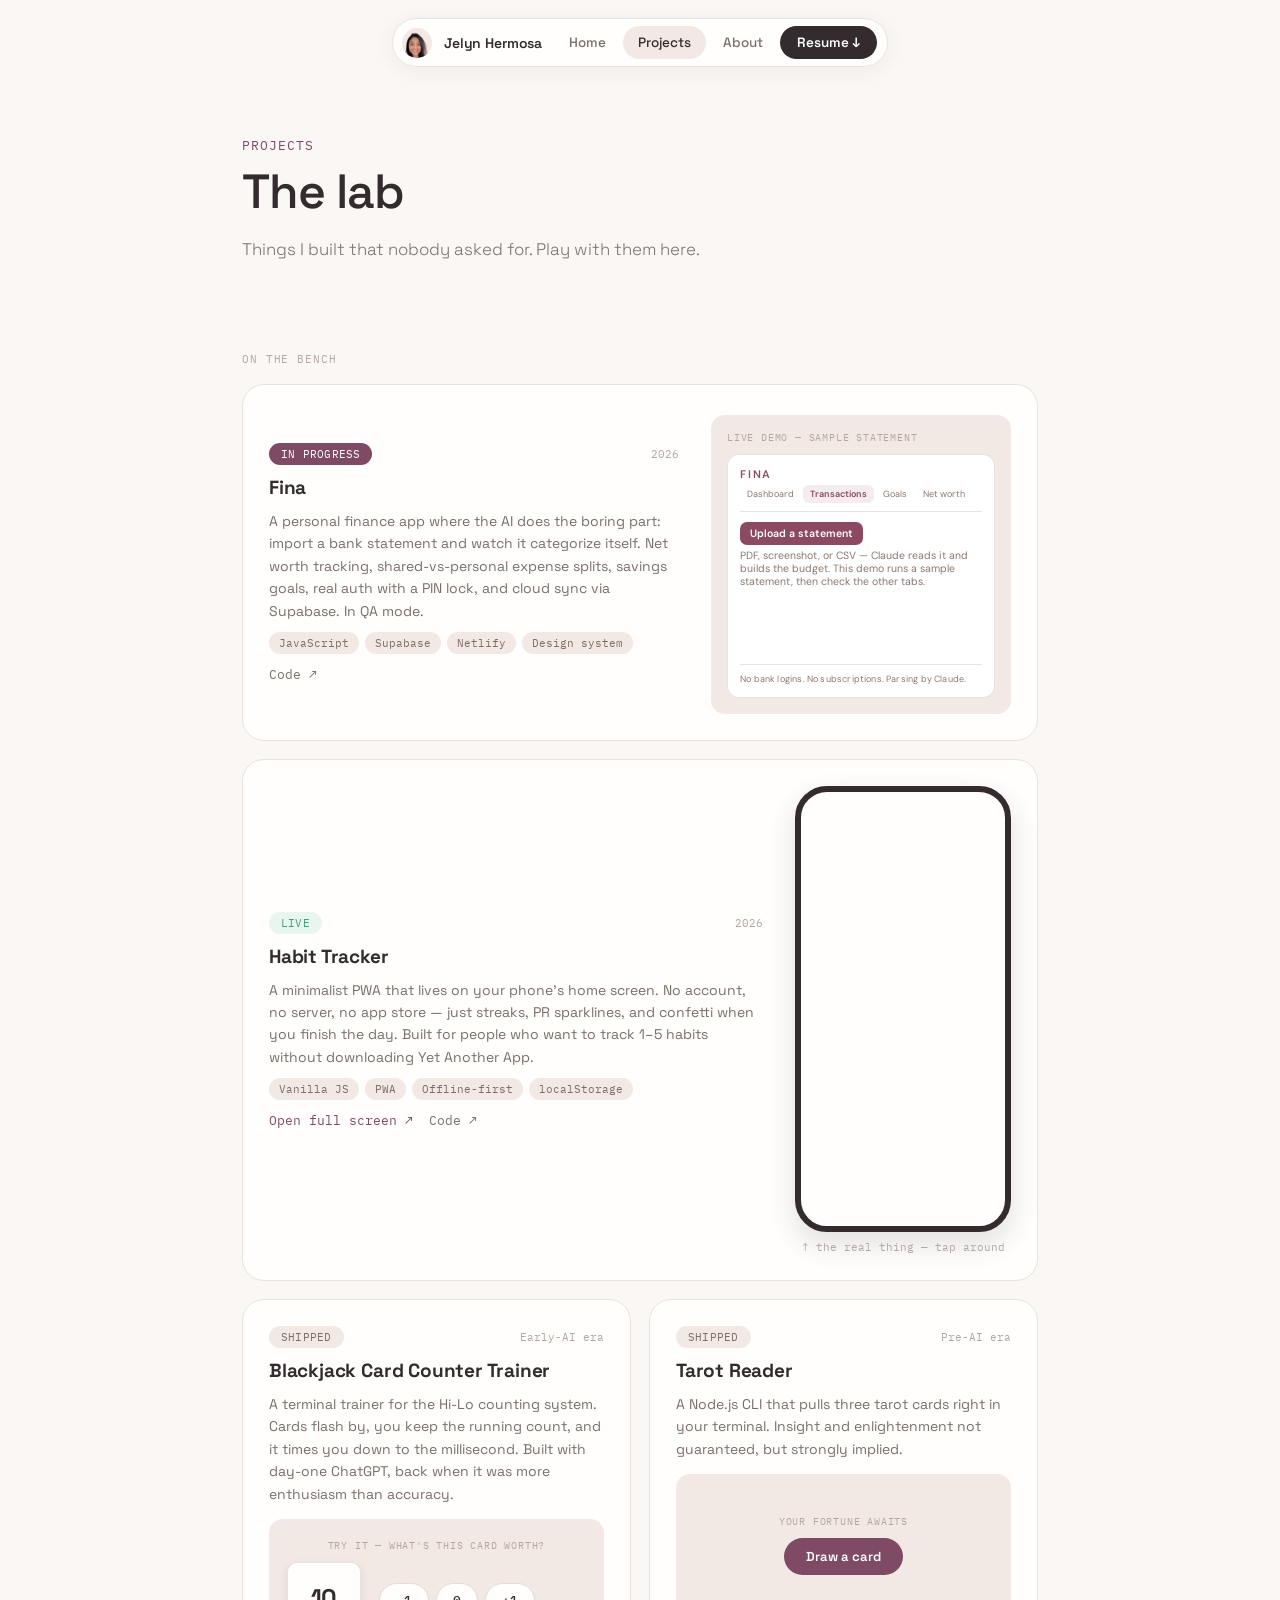
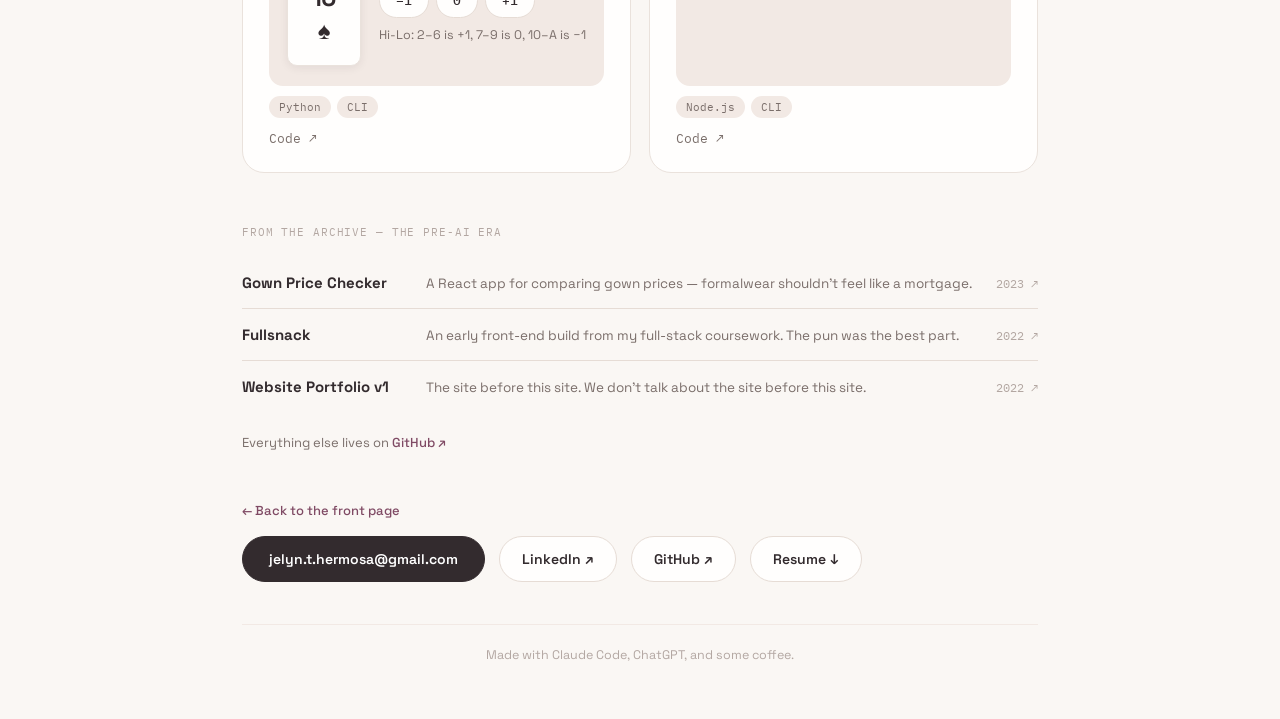
<file: projects.html>
<!DOCTYPE html>
<html lang="en">
<head>
  <meta charset="UTF-8" />
  <meta name="viewport" content="width=device-width, initial-scale=1.0" />
  <meta name="robots" content="noindex, nofollow" />
  <title>The Lab — Jelyn Hermosa</title>
  <link rel="preconnect" href="https://fonts.googleapis.com" />
  <link rel="preconnect" href="https://fonts.gstatic.com" crossorigin />
  <link href="https://fonts.googleapis.com/css2?family=Space+Grotesk:wght@400;500;600;700&family=IBM+Plex+Mono:wght@400;500&family=DM+Sans:wght@400;500;600&family=DM+Mono:wght@400;500&display=swap" rel="stylesheet" />
  <link rel="stylesheet" href="styles.css" />
  <style>
    .site { max-width: 860px; }
    .lab-hero { padding: 64px 0 48px; }
    .lab-hero__eyebrow {
      font-family: var(--mono); font-size: 12.5px; letter-spacing: 0.08em;
      text-transform: uppercase;
      color: var(--accent); margin-bottom: 14px;
    }
    .lab-hero__title {
      font-family: var(--font-display);
      font-size: clamp(2rem, 5.5vw, 3rem); font-weight: 550;
      letter-spacing: -0.02em; line-height: 1.05;
      color: var(--ink); margin-bottom: 18px;
    }
    .lab-hero__intro {
      font-size: clamp(0.95rem, 2.2vw, 1.05rem); font-weight: 300;
      line-height: 1.7; color: var(--gray-1); max-width: 560px;
    }
    .lab-section { padding: 40px 0 12px; }
    .lab-section__label {
      font-family: var(--mono); font-size: 11px; letter-spacing: 0.08em;
      text-transform: uppercase; color: var(--gray-2); margin-bottom: 18px;
    }
    .back-home { padding: 36px 0 8px; }
    .back-home a { font-size: 13px; font-weight: 500; color: var(--accent); text-decoration: none; }
    .back-home a:hover { text-decoration: underline; }
  </style>
</head>
<body>

  <nav class="nav">
    <div class="nav__pill">
      <img class="nav__avatar" src="nav-avatar.png" alt="" />
      <a class="nav__name" href="index.html">Jelyn Hermosa</a>
      <div class="nav__links">
        <a href="index.html">Home</a>
        <a href="projects.html" aria-current="page">Projects</a>
        <a href="index.html#about">About</a>
        <a class="nav__cta" href="resume.pdf" download="Jelyn Hermosa — Resume.pdf">Resume ↓</a>
      </div>
    </div>
  </nav>

  <div class="site">

    <header class="lab-hero">
      <p class="lab-hero__eyebrow reveal">Projects</p>
      <h1 class="lab-hero__title reveal reveal-d1">The lab</h1>
      <p class="lab-hero__intro reveal reveal-d2">Things I built that nobody asked for. Play with them here.</p>
    </header>

    <section class="lab-section reveal">
      <p class="lab-section__label">On the bench</p>
      <div class="projects">

        <div class="project-card project-card--featured">
          <div class="project-card__body">
            <div class="project-card__meta">
              <span class="project-card__status project-card__status--wip">In progress</span>
              <span class="project-card__year">2026</span>
            </div>
            <p class="project-card__name">Fina</p>
            <p class="project-card__desc">A personal finance app where the AI does the boring part: import a bank statement and watch it categorize itself. Net worth tracking, shared-vs-personal expense splits, savings goals, real auth with a PIN lock, and cloud sync via Supabase. In QA mode.</p>
            <div class="project-card__tags">
              <span class="tag">JavaScript</span>
              <span class="tag">Supabase</span>
              <span class="tag">Netlify</span>
              <span class="tag">Design system</span>
            </div>
            <div class="project-card__links">
              <a class="project-card__link project-card__link--muted" href="https://github.com/LilNoobie/fina-finance-budget-app" target="_blank" rel="noopener">Code ↗</a>
            </div>
          </div>
          <div class="fina-col">
            <div class="demo">
              <p class="demo__label">Live demo — sample statement</p>
              <div class="fina-demo" data-fina>
                    <div class="fina-demo__bar">
                      <span class="fina-demo__logo">fina</span>
                      <span class="fina-demo__tabs" data-fina-tabs>
                        <span data-pane="dash">Dashboard</span>
                        <span class="on" data-pane="txn">Transactions</span>
                        <span data-pane="goals">Goals</span>
                        <span data-pane="nw">Net worth</span>
                      </span>
                    </div>
                    <div class="fina-pane on" data-fina-pane="txn">
                      <div class="fina-demo__cta-row">
                        <button class="fina-demo__run" type="button">Upload a statement</button>
                        <span class="fina-demo__saved" data-fina-saved>✓ saved</span>
                      </div>
                      <div class="fina-demo__rows" data-fina-rows>
                        <p class="fina-demo__empty">PDF, screenshot, or CSV — Claude reads it and builds the budget. This demo runs a sample statement, then check the other tabs.</p>
                      </div>
                    </div>
                    <div class="fina-pane" data-fina-pane="dash">
                      <div class="fina-dash">
                        <div class="fina-donut-wrap">
                          <svg viewBox="0 0 42 42" aria-hidden="true">
                            <circle cx="21" cy="21" r="15.915" fill="none" stroke="#EDE8E3" stroke-width="6"/>
                            <circle cx="21" cy="21" r="15.915" fill="none" stroke="#5A8A6A" stroke-width="6" stroke-dasharray="50 50" stroke-dashoffset="25"/>
                            <circle cx="21" cy="21" r="15.915" fill="none" stroke="#4A7090" stroke-width="6" stroke-dasharray="31 69" stroke-dashoffset="-25"/>
                            <circle cx="21" cy="21" r="15.915" fill="none" stroke="#B8728A" stroke-width="6" stroke-dasharray="10 90" stroke-dashoffset="-56"/>
                            <circle cx="21" cy="21" r="15.915" fill="none" stroke="#A0784A" stroke-width="6" stroke-dasharray="9 91" stroke-dashoffset="-66"/>
                          </svg>
                          <div class="fina-donut-center"><b>$168.54</b><span>this month</span></div>
                        </div>
                        <div class="fina-dash-legend">
                          <div><i style="background:#5A8A6A"></i>Groceries<b>$84.20</b></div>
                          <div><i style="background:#4A7090"></i>Transport &amp; gas<b>$52.10</b></div>
                          <div><i style="background:#B8728A"></i>Dining out<b>$16.75</b></div>
                          <div><i style="background:#A0784A"></i>Subscriptions<b>$15.49</b></div>
                        </div>
                      </div>
                    </div>
                    <div class="fina-pane" data-fina-pane="goals">
                      <div class="fina-goal">
                        <div class="fina-goal-wrap">
                          <svg viewBox="0 0 120 76" aria-hidden="true">
                            <path d="M 8 70 A 52 52 0 0 1 112 70" fill="none" stroke="#EDE8E3" stroke-width="8" stroke-linecap="round"/>
                            <path d="M 8 70 A 52 52 0 0 1 112 70" fill="none" stroke="#5A8A6A" stroke-width="8" stroke-linecap="round" stroke-dasharray="163.4" stroke-dashoffset="47.4"/>
                          </svg>
                          <div class="fina-goal-pct">71%</div>
                        </div>
                        <div class="fina-goal-name">Vacation fund</div>
                        <div class="fina-goal-sub">Goals fill up as you save</div>
                      </div>
                    </div>
                    <div class="fina-pane" data-fina-pane="nw">
                      <div class="fina-nw">
                        <svg viewBox="0 0 240 64" preserveAspectRatio="none" aria-hidden="true">
                          <path d="M0 46 L34 42 L68 48 L102 36 L136 33 L170 24 L204 18 L236 12 L236 64 L0 64 Z" fill="rgba(184,114,138,0.15)"/>
                          <path d="M0 46 L34 42 L68 48 L102 36 L136 33 L170 24 L204 18 L236 12" fill="none" stroke="#B8728A" stroke-width="2"/>
                          <circle cx="236" cy="12" r="3" fill="#B8728A"/>
                        </svg>
                        <div class="fina-nw-cap"><span>Assets − liabilities, snapshot by snapshot</span><b>▲ trending up</b></div>
                      </div>
                    </div>
                    <p class="fina-demo__foot">No bank logins. No subscriptions. Parsing by Claude.</p>
                  </div>
            </div>
          </div>
        </div>

        <div class="project-card project-card--featured">
          <div class="project-card__body">
            <div class="project-card__meta">
              <span class="project-card__status project-card__status--live">Live</span>
              <span class="project-card__year">2026</span>
            </div>
            <p class="project-card__name">Habit Tracker</p>
            <p class="project-card__desc">A minimalist PWA that lives on your phone's home screen. No account, no server, no app store — just streaks, PR sparklines, and confetti when you finish the day. Built for people who want to track 1–5 habits without downloading Yet Another App.</p>
            <div class="project-card__tags">
              <span class="tag">Vanilla JS</span>
              <span class="tag">PWA</span>
              <span class="tag">Offline-first</span>
              <span class="tag">localStorage</span>
            </div>
            <div class="project-card__links">
              <a class="project-card__link" href="https://lilnoobie.github.io/habit-tracker/" target="_blank" rel="noopener">Open full screen ↗</a>
              <a class="project-card__link project-card__link--muted" href="https://github.com/LilNoobie/habit-tracker" target="_blank" rel="noopener">Code ↗</a>
            </div>
          </div>
          <div class="phone-col">
            <div class="phone">
              <iframe src="https://lilnoobie.github.io/habit-tracker/" title="Live preview of the Habit Tracker" loading="lazy"></iframe>
            </div>
            <span class="phone-col__hint">↑ the real thing — tap around</span>
          </div>
        </div>

        <div class="project-card">
          <div class="project-card__meta">
            <span class="project-card__status">Shipped</span>
            <span class="project-card__year">Early-AI era</span>
          </div>
          <p class="project-card__name">Blackjack Card Counter Trainer</p>
          <p class="project-card__desc">A terminal trainer for the Hi-Lo counting system. Cards flash by, you keep the running count, and it times you down to the millisecond. Built with day-one ChatGPT, back when it was more enthusiasm than accuracy.</p>
          <div class="demo">
            <p class="demo__label">Try it — what's this card worth?</p>
            <div class="bj">
              <div class="bj-card" id="bjCard" aria-live="polite"><span id="bjRank">?</span><span id="bjSuit"></span></div>
              <div class="bj-right">
                <div class="bj-btns">
                  <button class="bj-btn" data-v="-1" type="button">−1</button>
                  <button class="bj-btn" data-v="0" type="button">0</button>
                  <button class="bj-btn" data-v="1" type="button">+1</button>
                </div>
                <p class="bj-feedback" id="bjFeedback">Hi-Lo: 2–6 is +1, 7–9 is 0, 10–A is −1</p>
              </div>
            </div>
          </div>
          <div class="project-card__tags">
            <span class="tag">Python</span>
            <span class="tag">CLI</span>
          </div>
          <div class="project-card__links">
            <a class="project-card__link project-card__link--muted" href="https://github.com/LilNoobie/blackjack-card-counter" target="_blank" rel="noopener">Code ↗</a>
          </div>
        </div>

        <div class="project-card">
          <div class="project-card__meta">
            <span class="project-card__status">Shipped</span>
            <span class="project-card__year">Pre-AI era</span>
          </div>
          <p class="project-card__name">Tarot Reader</p>
          <p class="project-card__desc">A Node.js CLI that pulls three tarot cards right in your terminal. Insight and enlightenment not guaranteed, but strongly implied.</p>
          <div class="demo">
            <p class="demo__label">Your fortune awaits</p>
            <div class="tarot">
              <button class="tarot-btn" id="tarotBtn" type="button">Draw a card</button>
              <p class="tarot-result" id="tarotResult" aria-live="polite"></p>
            </div>
          </div>
          <div class="project-card__tags">
            <span class="tag">Node.js</span>
            <span class="tag">CLI</span>
          </div>
          <div class="project-card__links">
            <a class="project-card__link project-card__link--muted" href="https://github.com/LilNoobie/Tarot-Reader" target="_blank" rel="noopener">Code ↗</a>
          </div>
        </div>

      </div>
    </section>

    <section class="lab-section reveal">
      <p class="lab-section__label">From the archive — the pre-AI era</p>
      <div class="archive">
        <a class="archive__row" href="https://github.com/LilNoobie/gown-price-checker" target="_blank" rel="noopener">
          <span class="archive__name">Gown Price Checker</span>
          <span class="archive__desc">A React app for comparing gown prices — formalwear shouldn't feel like a mortgage.</span>
          <span class="archive__year">2023 ↗</span>
        </a>
        <a class="archive__row" href="https://github.com/LilNoobie/fullsnack" target="_blank" rel="noopener">
          <span class="archive__name">Fullsnack</span>
          <span class="archive__desc">An early front-end build from my full-stack coursework. The pun was the best part.</span>
          <span class="archive__year">2022 ↗</span>
        </a>
        <a class="archive__row" href="https://github.com/LilNoobie/Website-Portfolio" target="_blank" rel="noopener">
          <span class="archive__name">Website Portfolio v1</span>
          <span class="archive__desc">The site before this site. We don't talk about the site before this site.</span>
          <span class="archive__year">2022 ↗</span>
        </a>
      </div>
      <p class="projects-more" style="margin-top: 22px; font-size: 13px; color: var(--gray-1);">Everything else lives on <a href="https://github.com/LilNoobie" target="_blank" rel="noopener" style="color: var(--accent); text-decoration: none; font-weight: 500;">GitHub ↗</a></p>
    </section>

    <div class="back-home reveal">
      <a href="index.html">← Back to the front page</a>
    </div>

    <div class="contact-pills" style="padding: 8px 0 34px">
      <a class="pill-btn pill-btn--dark" href="mailto:jelyn.t.hermosa@gmail.com">jelyn.t.hermosa@gmail.com</a>
      <a class="pill-btn" href="https://linkedin.com/in/jelynhermosa" target="_blank" rel="noopener">LinkedIn ↗</a>
      <a class="pill-btn" href="https://github.com/LilNoobie" target="_blank" rel="noopener">GitHub ↗</a>
      <a class="pill-btn" href="resume.pdf" download="Jelyn Hermosa — Resume.pdf">Resume ↓</a>
    </div>
    <footer class="footer">Made with Claude Code, ChatGPT, and some coffee.</footer>

  </div>

  <script>
  /* ══ SCROLL REVEAL ══════════════════════════════════════════════ */
  (function () {
    const obs = new IntersectionObserver((entries, o) => {
      entries.forEach(e => { if (e.isIntersecting) { e.target.classList.add('visible'); o.unobserve(e.target); } });
    }, { threshold: 0.1, rootMargin: '0px 0px -40px 0px' });
    document.querySelectorAll('.reveal').forEach(el => obs.observe(el));
  })();

  </script>
  <script src="demos.js"></script>

</body>
</html>
</file>
<file: styles.css>
/* ═══ Quiet Blush design system — shared by index.html and projects.html ═══ */

:root {
  --bg: #faf7f4; --white: #fffefd; --ink: #332b2e;
  --gray-1: #7a6e6a; --gray-2: #b3a7a2; --body-2: #5c5255;
  --rule: #e6dcd5; --card-rule: #eae2dc; --blush: #f2e9e4; --band: #f7ebe8;
  --accent: oklch(0.48 0.08 350); --accent-deep: oklch(0.45 0.07 350);
  --live: #3ba372; --live-bg: #e9f5ef;
  --radius-sm: 12px; --radius-lg: 22px;
  --font: 'Space Grotesk', Helvetica, -apple-system, sans-serif;
  --font-display: 'Space Grotesk', Helvetica, sans-serif;
  --mono: 'IBM Plex Mono', ui-monospace, monospace;
  --ease: cubic-bezier(0.25, 0.46, 0.45, 0.94);
}

*, *::before, *::after { box-sizing: border-box; margin: 0; padding: 0; }
html { font-size: 16px; -webkit-font-smoothing: antialiased; scroll-behavior: smooth; }
body { background: var(--bg); color: var(--ink); font-family: var(--font); min-height: 100vh; overflow-x: hidden; }
::selection { background: var(--blush); }

.site { max-width: 880px; margin: 0 auto; padding: 0 32px; }
@media (max-width: 480px) { .site { padding: 0 20px; } }

/* ── Scroll reveal ── */
.reveal { opacity: 0; transform: translateY(22px); transition: opacity 0.72s var(--ease), transform 0.72s var(--ease); }
.reveal.visible { opacity: 1; transform: translateY(0); }
.reveal-d1 { transition-delay: 0.08s; }
.reveal-d2 { transition-delay: 0.16s; }
.reveal-d3 { transition-delay: 0.24s; }
@media (prefers-reduced-motion: reduce) { .reveal { transition: none !important; } }

/* ── Floating pill nav ── */
.nav { position: sticky; top: 0; z-index: 100; display: flex; justify-content: center; padding: 18px 12px 6px; pointer-events: none; }
.nav__pill {
  pointer-events: auto;
  display: flex; align-items: center; gap: 4px;
  background: rgba(255, 254, 253, 0.9);
  backdrop-filter: blur(12px); -webkit-backdrop-filter: blur(12px);
  border: 1px solid var(--card-rule); border-radius: 999px;
  padding: 7px 9px;
  box-shadow: 0 4px 20px rgba(51, 43, 46, 0.06);
  max-width: 100%; overflow-x: auto; scrollbar-width: none;
}
.nav__pill::-webkit-scrollbar { display: none; }
.nav__avatar { width: 30px; height: 30px; border-radius: 50%; object-fit: cover; object-position: top; background: var(--blush); flex: 0 0 auto; }
.nav__name {
  font-size: 14px; font-weight: 600; letter-spacing: -0.01em;
  color: var(--ink); text-decoration: none; white-space: nowrap;
  margin: 0 8px 0 8px;
}
.nav__links { display: flex; align-items: center; gap: 2px; }
.nav__links a {
  font-size: 13.5px; font-weight: 500; color: var(--gray-1);
  text-decoration: none; padding: 8px 15px; border-radius: 999px;
  white-space: nowrap; transition: background 0.2s, color 0.2s;
}
.nav__links a:hover, .nav__links a[aria-current="page"] { background: var(--blush); color: var(--ink); }
.nav__links a.nav__cta {
  background: var(--ink); color: #fff; font-weight: 600; padding: 8px 17px;
  transition: background 0.2s, transform 0.2s;
}
.nav__links a.nav__cta:hover { background: var(--accent-deep); transform: scale(1.05); }

/* ── Section headers ── */
.section { padding: 72px 0; }
.section + .section { border-top: 1px solid var(--rule); }
.section__head { display: flex; align-items: baseline; gap: 16px; margin-bottom: 36px; }
.section__num { font-family: var(--mono); font-size: 12px; color: var(--accent); }
.section__title { font-size: clamp(1.5rem, 3.6vw, 2rem); letter-spacing: -0.02em; font-weight: 700; color: var(--ink); }
.section__sub { font-size: 13px; color: var(--gray-2); margin-left: auto; }
@media (max-width: 560px) { .section__sub { display: none; } }

/* ── Mono chips (hero skills) ── */
.chips { display: flex; flex-wrap: wrap; gap: 10px; }
.chip {
  font-family: var(--mono); font-size: 12px; color: var(--gray-1);
  padding: 8px 14px; border: 1px solid var(--rule); border-radius: 999px;
  background: rgba(255, 254, 253, 0.6);
  transition: border-color 0.2s, color 0.2s, transform 0.2s var(--ease);
}
.chip:hover { border-color: var(--accent); color: var(--ink); transform: translateY(-2px); }
.tag {
  font-family: var(--mono); font-size: 10.5px; color: var(--gray-1);
  background: var(--blush); border-radius: 999px; padding: 4px 10px;
}

/* ── Status badges (filled mono pills) ── */
.project-card__status {
  display: inline-flex; align-items: center;
  font-family: var(--mono); font-size: 11px; letter-spacing: 0.02em;
  text-transform: uppercase; color: var(--gray-1);
  background: var(--blush); border-radius: 999px; padding: 4px 12px;
}
.project-card__status--live { color: var(--live); background: var(--live-bg); }
.project-card__status--wip { color: #fff; background: var(--accent); }
.project-card__year { font-family: var(--mono); font-size: 11px; color: var(--gray-2); }

/* ── Project cards (lab page) ── */
.projects { display: grid; grid-template-columns: repeat(2, 1fr); gap: 18px; }
.project-card {
  display: flex; flex-direction: column; gap: 10px;
  background: var(--white); border: 1px solid var(--card-rule);
  border-radius: var(--radius-lg); padding: 26px;
  transition: transform 0.25s var(--ease), box-shadow 0.25s var(--ease);
}
.project-card:hover { transform: translateY(-4px); box-shadow: 0 14px 30px rgba(51, 43, 46, 0.07); }
.project-card--featured { grid-column: 1 / -1; }
.project-card__meta { display: flex; align-items: center; justify-content: space-between; gap: 12px; }
.project-card__name { font-size: 19px; font-weight: 700; letter-spacing: -0.01em; color: var(--ink); }
.project-card__desc { font-size: 14px; font-weight: 400; line-height: 1.6; color: var(--gray-1); flex: 1; }
.project-card__tags { display: flex; flex-wrap: wrap; gap: 6px; }
.project-card__links { display: flex; gap: 16px; margin-top: 2px; }
.project-card__link { font-family: var(--mono); font-size: 12.5px; color: var(--accent); text-decoration: none; }
.project-card__link:hover { text-decoration: underline; }
.project-card__link--muted { color: var(--gray-1); }

/* ── Featured card: text + live phone preview ── */
.project-card--featured { flex-direction: row; align-items: center; gap: 32px; }
.project-card__body { display: flex; flex-direction: column; gap: 10px; flex: 1; min-width: 0; }
.phone {
  flex: 0 0 auto;
  width: 216px; height: 446px;
  border: 6px solid var(--ink); border-radius: 32px;
  overflow: hidden; background: var(--white);
  box-shadow: 0 12px 28px rgba(51, 43, 46, 0.14);
}
.phone iframe {
  width: 375px; height: 790px;
  border: none;
  transform: scale(0.544);
  transform-origin: top left;
}
.phone-col { display: flex; flex-direction: column; align-items: center; gap: 8px; }
.phone-col__hint { font-family: var(--mono); font-size: 11px; color: var(--gray-2); }
.fina-col { flex: 0 0 300px; min-width: 0; }
@media (max-width: 680px) {
  .project-card--featured { flex-direction: column; align-items: stretch; }
  .phone-col { padding-top: 4px; }
  .fina-col { flex-basis: auto; }
}
@media (max-width: 600px) { .projects { grid-template-columns: 1fr; } }

/* ── Inline mini demos ── */
.demo { margin-top: 4px; padding: 16px; background: var(--blush); border-radius: 14px; }
.demo__label {
  font-family: var(--mono); font-size: 10px; letter-spacing: 0.08em;
  text-transform: uppercase; color: var(--gray-2); margin-bottom: 10px;
}
.demo:has(.bj), .demo:has(.tarot) {
  flex: 1; display: flex; flex-direction: column;
  justify-content: center; text-align: center;
  padding: 20px 16px;
}
.project-card:has(.bj) .project-card__desc, .project-card:has(.tarot) .project-card__desc { flex: 0 0 auto; }

/* Blackjack drill */
.bj { display: flex; align-items: center; justify-content: center; gap: 18px; }
.bj-card {
  flex: 0 0 auto;
  width: 74px; height: 104px;
  background: var(--white); border: 1px solid var(--card-rule); border-radius: 10px;
  display: flex; flex-direction: column; align-items: center; justify-content: center; gap: 2px;
  font-weight: 700; font-size: 24px; letter-spacing: -0.02em;
  box-shadow: 0 2px 8px rgba(51, 43, 46, 0.08);
  transition: transform 0.18s var(--ease), opacity 0.18s var(--ease);
}
.bj-card.dealing { transform: translateY(-8px) rotate(-4deg); opacity: 0; }
.bj-card--red { color: #c4453c; }
.bj-right { display: flex; flex-direction: column; align-items: flex-start; text-align: left; gap: 9px; min-width: 0; }
.bj-btns { display: flex; gap: 7px; }
.bj-btn {
  font-family: var(--mono); font-size: 13px; font-weight: 500;
  color: var(--ink); background: var(--white);
  border: 1px solid var(--rule); border-radius: 999px;
  padding: 8px 16px; cursor: pointer;
  transition: border-color 0.15s, color 0.15s;
}
.bj-btn:hover { border-color: var(--accent); color: var(--accent); }
.bj-feedback { font-size: 12.5px; color: var(--gray-1); min-height: 1.4em; }
.bj-feedback strong { color: var(--ink); }
.bj-feedback--wrong { color: #c4453c; }

/* Tarot draw */
.tarot { display: flex; flex-direction: column; align-items: center; gap: 12px; }
.tarot-btn {
  align-self: center;
  font-family: var(--font); font-size: 13px; font-weight: 600;
  color: #fff; background: var(--accent);
  border: none; border-radius: 999px; padding: 10px 22px; cursor: pointer;
  transition: transform 0.15s var(--ease), background 0.15s;
}
.tarot-btn:hover { transform: scale(1.05); background: var(--accent-deep); }
.tarot-result { font-size: 14px; line-height: 1.65; color: var(--gray-1); min-height: 4.2em; max-width: 400px; }
.tarot-result strong { display: block; color: var(--accent-deep); font-size: 17px; font-weight: 700; margin-bottom: 3px; }
.tarot-result.revealing { animation: tarotIn 0.4s var(--ease); }
@keyframes tarotIn {
  from { opacity: 0; transform: translateY(6px); }
  to   { opacity: 1; transform: translateY(0); }
}

/* ── Archive list ── */
.archive { display: flex; flex-direction: column; margin-top: 8px; }
.archive__row {
  display: grid; grid-template-columns: 170px 1fr auto; align-items: baseline; gap: 14px;
  padding: 16px 0; border-bottom: 1px solid var(--rule);
  text-decoration: none;
}
.archive__row:last-child { border-bottom: none; }
.archive__name { font-size: 15px; font-weight: 700; color: var(--ink); white-space: nowrap; transition: color 0.15s; }
.archive__row:hover .archive__name { color: var(--accent); }
.archive__desc { font-size: 13.5px; color: var(--gray-1); min-width: 0; }
.archive__year { font-family: var(--mono); font-size: 12px; color: var(--gray-2); white-space: nowrap; }
@media (max-width: 560px) {
  .archive__row { grid-template-columns: 1fr auto; gap: 4px 14px; }
  .archive__desc { grid-column: 1 / -1; }
}

/* ── Contact pills + footer ── */
.contact-pills { display: flex; gap: 14px; flex-wrap: wrap; }
.pill-btn {
  display: inline-block; font-size: 14px; font-weight: 600; color: var(--ink);
  background: var(--white); border: 1px solid var(--rule); border-radius: 999px;
  padding: 13px 22px; text-decoration: none; cursor: pointer;
  transition: transform 0.25s var(--ease), box-shadow 0.25s var(--ease), background 0.25s;
}
.pill-btn:hover { transform: translateY(-3px); box-shadow: 0 10px 24px rgba(51, 43, 46, 0.08); }
.pill-btn--dark { background: var(--ink); color: #fff; border-color: var(--ink); padding: 13px 26px; }
.pill-btn--dark:hover { background: var(--accent-deep); border-color: var(--accent-deep); }
.footer {
  margin-top: 8px; padding: 22px 0 56px;
  border-top: 1px solid var(--blush);
  font-size: 12.5px; color: var(--gray-2); text-align: center;
}

/* ── Fina: statement demo (Fina's own palette — already blush-adjacent) ── */
.fina-demo {
  --f-tx: #2C2420; --f-mu: #8A7870; --f-bd: rgba(60, 40, 30, 0.12);
  --f-rose: #8C4A62; --f-rose-dim: #F5ECF0;
  --f-sage: #3D6142; --f-sage-dim: #EDF4EF;
  --f-caramel: #A0784A; --f-caramel-dim: #F5EDE0;
  --f-slate: #4A7090; --f-slate-dim: #EAF0F5;
  --f-mono: 'DM Mono', ui-monospace, monospace;
  background: #ffffff; border: 1px solid var(--f-bd); border-radius: 12px;
  padding: 12px; display: flex; flex-direction: column; gap: 10px;
  font-family: 'DM Sans', var(--font); font-size: 11px; color: var(--f-tx); text-align: left;
}
.fina-demo__bar { display: flex; align-items: center; justify-content: space-between; gap: 4px 8px; flex-wrap: wrap; border-bottom: 1px solid var(--f-bd); padding-bottom: 8px; }
.fina-demo__logo {
  font-size: 11px; font-weight: 600; letter-spacing: 0.16em;
  text-transform: uppercase; color: var(--f-rose);
}
.fina-demo__tabs { display: flex; gap: 2px; font-size: 9px; color: var(--f-mu); overflow: hidden; }
.fina-demo__tabs span { padding: 3px 7px; border-radius: 6px; white-space: nowrap; cursor: pointer; transition: background 0.15s, color 0.15s; }
.fina-demo__tabs .on { background: var(--f-rose-dim); color: var(--f-rose); font-weight: 600; }
.fina-demo__cta-row { display: flex; align-items: center; justify-content: space-between; gap: 8px; }
.fina-demo__saved { font-family: var(--f-mono); font-size: 9.5px; color: var(--f-sage); opacity: 0; transition: opacity 0.3s; }
.fina-demo__saved.show { opacity: 1; }
.fina-demo__run {
  font-family: 'DM Sans', var(--font); font-size: 10.5px; font-weight: 600;
  color: #fff; background: var(--f-rose); border: none; border-radius: 7px;
  padding: 5px 10px; cursor: pointer; transition: transform 0.15s, opacity 0.15s;
}
.fina-demo__run:hover { transform: scale(1.04); }
.fina-demo__run:disabled { opacity: 0.5; cursor: default; transform: none; }
.fina-demo__rows { display: flex; flex-direction: column; gap: 5px; min-height: 96px; }
.fina-demo__empty { color: var(--f-mu); font-size: 10.5px; padding-top: 4px; }
.fina-row {
  display: flex; align-items: center; gap: 6px;
  opacity: 0; transform: translateY(5px);
  transition: opacity 0.3s var(--ease), transform 0.3s var(--ease);
}
.fina-row.in { opacity: 1; transform: none; }
.fina-row__name { flex: 1; min-width: 0; white-space: nowrap; overflow: hidden; text-overflow: ellipsis; font-weight: 500; }
.fina-row__amt { font-family: var(--f-mono); font-size: 10px; font-variant-numeric: tabular-nums; color: var(--f-mu); }
.fina-cat {
  font-size: 9px; font-weight: 600; border-radius: 999px; padding: 2.5px 7px; white-space: nowrap;
  background: var(--f-slate-dim); color: var(--f-slate); transition: background 0.2s, color 0.2s;
}
.fina-cat--rose { background: var(--f-rose-dim); color: var(--f-rose); }
.fina-cat--sage { background: var(--f-sage-dim); color: var(--f-sage); }
.fina-cat--caramel { background: var(--f-caramel-dim); color: var(--f-caramel); }
.fina-demo__foot { font-size: 9px; color: var(--f-mu); letter-spacing: 0.02em; border-top: 1px solid var(--f-bd); padding-top: 8px; }
.fina-pane { display: none; min-height: 132px; }
.fina-pane.on { display: block; }
.fina-dash { display: flex; align-items: center; justify-content: center; gap: 18px; padding: 12px 2px; }
.fina-donut-wrap { position: relative; width: 94px; height: 94px; flex: 0 0 auto; }
.fina-donut-wrap svg { width: 100%; height: 100%; }
.fina-donut-center { position: absolute; inset: 0; display: flex; flex-direction: column; align-items: center; justify-content: center; text-align: center; }
.fina-donut-center b { font-family: var(--f-mono); font-size: 11px; }
.fina-donut-center span { font-size: 8px; color: var(--f-mu); }
.fina-dash-legend { display: flex; flex-direction: column; gap: 6px; font-size: 10px; min-width: 130px; }
.fina-dash-legend > div { display: flex; align-items: center; gap: 6px; }
.fina-dash-legend i { width: 7px; height: 7px; border-radius: 50%; flex: 0 0 auto; }
.fina-dash-legend b { font-family: var(--f-mono); font-weight: 500; color: var(--f-mu); margin-left: auto; }
.fina-goal { display: flex; flex-direction: column; align-items: center; gap: 2px; padding-top: 16px; }
.fina-goal-wrap { position: relative; width: 120px; height: 76px; }
.fina-goal-pct { position: absolute; left: 0; right: 0; bottom: 2px; text-align: center; font-family: var(--f-mono); font-size: 15px; font-weight: 600; color: var(--f-sage); }
.fina-goal-name { font-size: 10.5px; font-weight: 600; margin-top: 2px; }
.fina-goal-sub { font-size: 9px; color: var(--f-mu); }
.fina-nw { padding-top: 14px; }
.fina-nw svg { display: block; width: 100%; height: 64px; }
.fina-nw-cap { display: flex; justify-content: space-between; align-items: baseline; gap: 8px; margin-top: 8px; font-size: 9.5px; color: var(--f-mu); }
.fina-nw-cap b { font-family: var(--f-mono); color: var(--f-sage); font-weight: 500; white-space: nowrap; }
</file>
